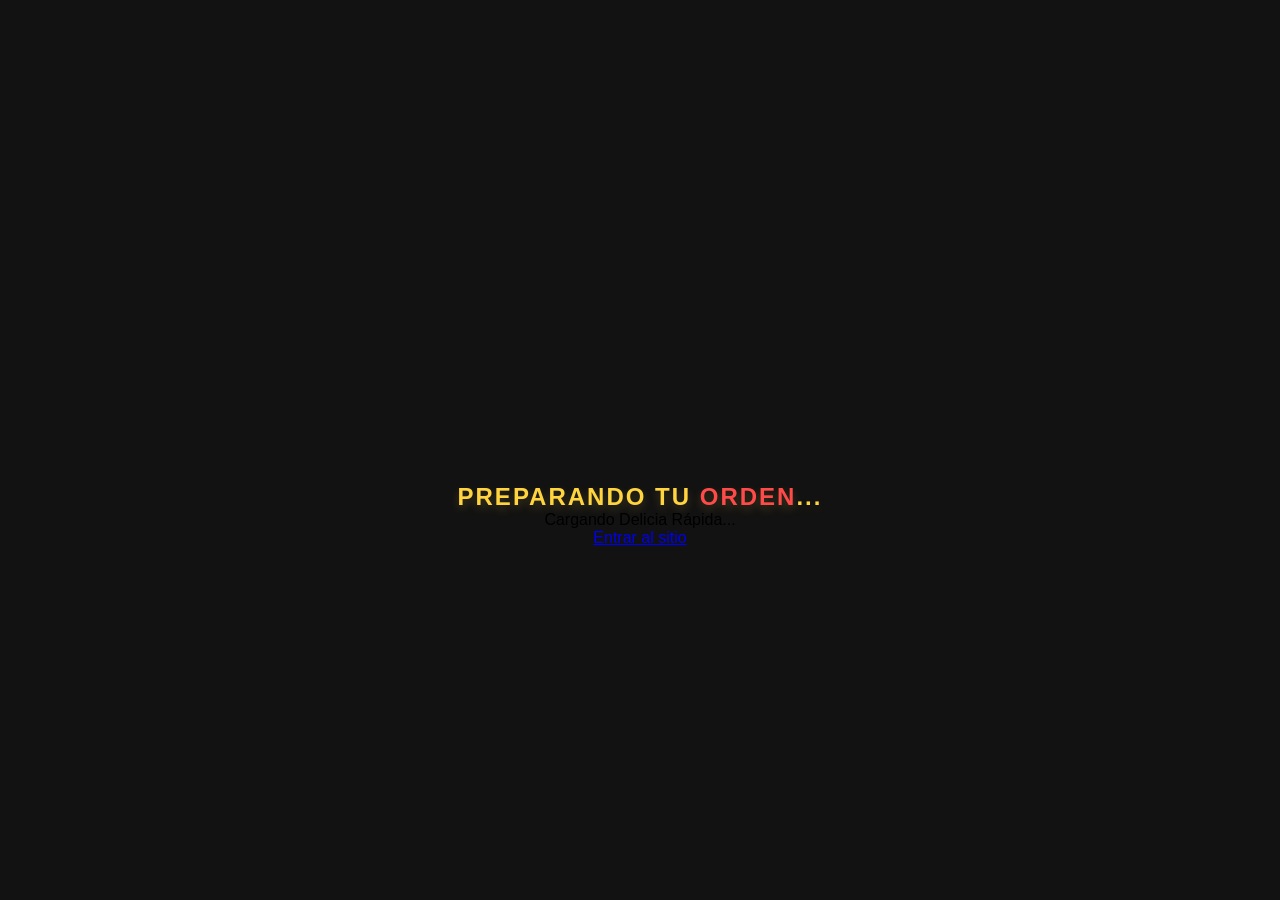
<file: index.html>
<!DOCTYPE html>
<html lang="es">
<head>
    <meta charset="UTF-8">
    <meta name="viewport" content="width=device-width, initial-scale=1.0">
    <title>Cargando Sabor... | Fast Food</title>
    <style>
        /* 1. Estilos Generales de la Página */
        * {
            box-sizing: border-box;
            margin: 0;
            padding: 0;
        }

        body {
            background-color: #121212; /* Fondo oscuro elegante */
            font-family: 'Segoe UI', Tahoma, Geneva, Verdana, sans-serif;
            display: flex;
            flex-direction: column;
            justify-content: center;
            align-items: center;
            height: 100vh;
            overflow: hidden;
        }

        /* 2. Contenedor de la Animación */
        .loader-container {
            display: flex;
            flex-direction: column;
            align-items: center;
            gap: 30px;
        }

        /* 3. La Hamburguesa Animada (CSS Puro) */
        .burger {
            position: relative;
            width: 100px;
            height: 100px;
        }

        .ingredient {
            position: absolute;
            left: 50%;
            transform: translateX(-50%);
            opacity: 0;
            animation: dropIn 2s ease-in-out infinite;
        }

        /* Pan Superior */
        .top-bun {
            width: 80px;
            height: 35px;
            background: #E2933C;
            border-radius: 40px 40px 10px 10px;
            top: 5px;
            animation-delay: 0.2s;
        }

        /* Lechuga */
        .lettuce {
            width: 85px;
            height: 10px;
            background: #62B846;
            border-radius: 5px;
            top: 42px;
            animation-delay: 0.5s;
        }

        /* Queso Derretido */
        .cheese {
            width: 82px;
            height: 8px;
            background: #FFD43F;
            border-radius: 2px;
            top: 52px;
            animation-delay: 0.8s;
        }

        /* Carne */
        .meat {
            width: 80px;
            height: 18px;
            background: #59351F;
            border-radius: 8px;
            top: 60px;
            animation-delay: 1.1s;
        }

        /* Pan Inferior */
        .bottom-bun {
            width: 78px;
            height: 15px;
            background: #E2933C;
            border-radius: 5px 5px 15px 15px;
            top: 78px;
            animation-delay: 1.4s;
        }

        /* 4. Efecto de Caída de Ingredientes */
        @keyframes dropIn {
            0% {
                transform: translate(-50%, -60px);
                opacity: 0;
            }
            30%, 70% {
                transform: translate(-50%, 0);
                opacity: 1;
            }
            100% {
                transform: translate(-50%, 40px);
                opacity: 0;
            }
        }

        /* 5. Texto de Carga */
        .loading-text {
            color: #FFD43F; /* Amarillo mostaza */
            font-size: 1.5rem;
            font-weight: bold;
            letter-spacing: 2px;
            text-transform: uppercase;
            animation: pulse 1.5s infinite ease-in-out;
            text-shadow: 0px 4px 10px rgba(255, 212, 63, 0.2);
        }

        .loading-text span {
            color: #FF4A4A; /* Rojo kétchup para destacar */
        }

        @keyframes pulse {
            0%, 100% { opacity: 0.6; transform: scale(0.98); }
            50% { opacity: 1; transform: scale(1.02); }
        }
    </style>
</head>
<body>

    <div class="loader-container">
        <!-- Hamburguesa que se arma sola -->
        <div class="burger">
            <div class="ingredient top-bun"></div>
            <div class="ingredient lettuce"></div>
            <div class="ingredient cheese"></div>
            <div class="ingredient meat"></div>
            <div class="ingredient bottom-bun"></div>
        </div>
        
        <!-- Texto de carga interactivo -->
        <div class="loading-text">Preparando tu <span>orden</span>...</div>
    </div>
    <p>Cargando Delicia Rápida...</p>
    <p><a href="paginaterrizaje/index.html">Entrar al sitio</a></p>
    <script>
        setTimeout(function() {
            window.location.href = "paginaterrizaje/index.html";
        }, 4000);
    </script>

</body>
</html>
</file>
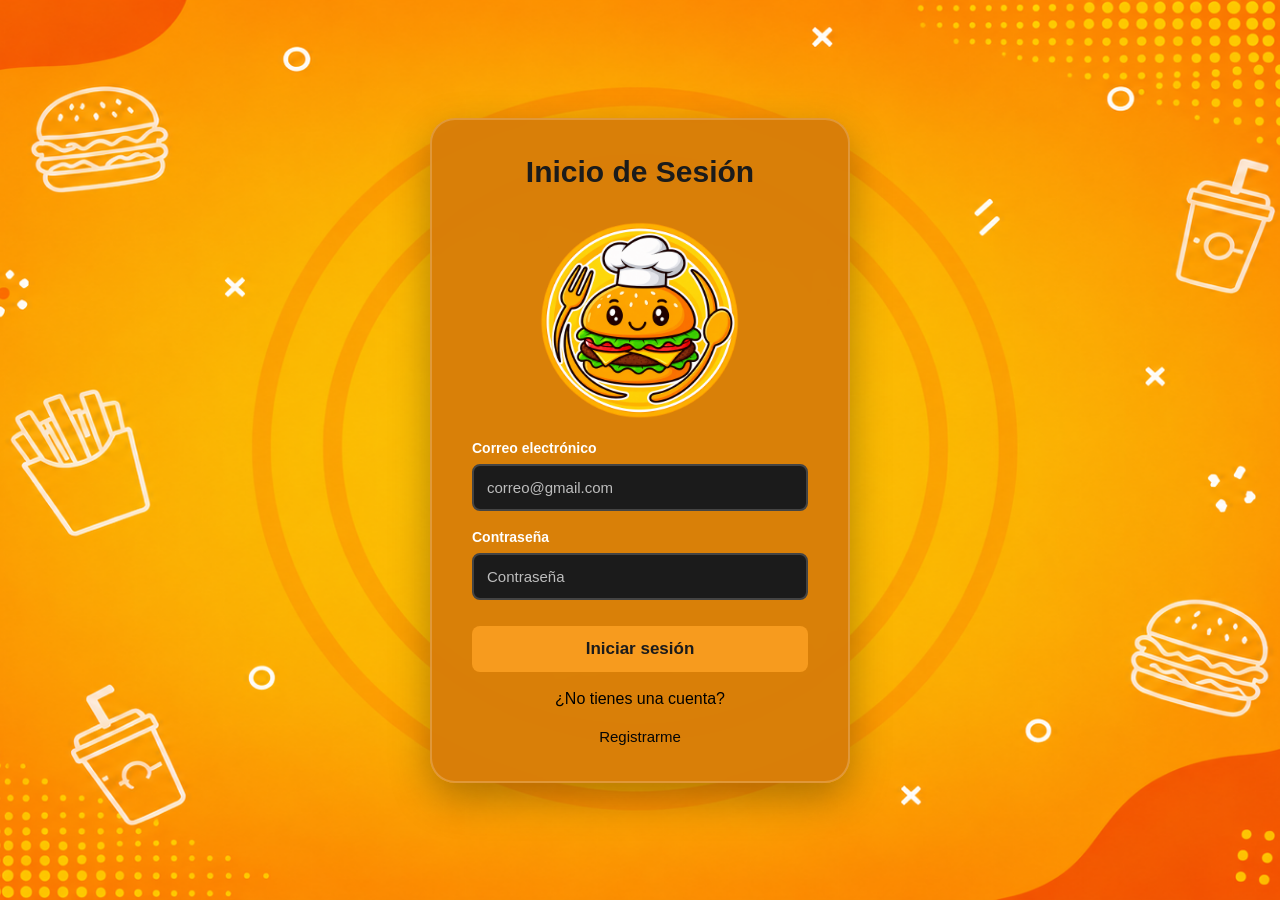
<file: iniciosesion/index.html>
<!DOCTYPE html>
<html lang="es">

<head>
    <meta charset="UTF-8">
    <meta name="viewport" content="width=device-width, initial-scale=1.0">

    <title>Inicio de Sesión</title>

    <link rel="stylesheet" href="./style/style.css">
</head>

<body>

    <div class="contenedor">

        <h1>Inicio de Sesión</h1>

        <br>

        <div class="contenedor-logo">
            <img src="./style/img/logoDLRPD.png" alt="logo">
        </div>

        <br>

        <label for="email">Correo electrónico</label>

        <input
            type="email"
            id="email"
            placeholder="correo@gmail.com">


        <label for="password">Contraseña</label>

        <input
            type="password"
            id="password"
            placeholder="Contraseña">


        <button
            type="button"
            class="iniciar">

            Iniciar sesión

        </button>

        <br>
        <br>

        <p>¿No tienes una cuenta?</p>

        <a
            href="../registrodeusuario/index.html"
            class="registrarme">

            Registrarme

        </a>

    </div>

    <script src="./script/script.js"></script>

</body>

</html>
</file>
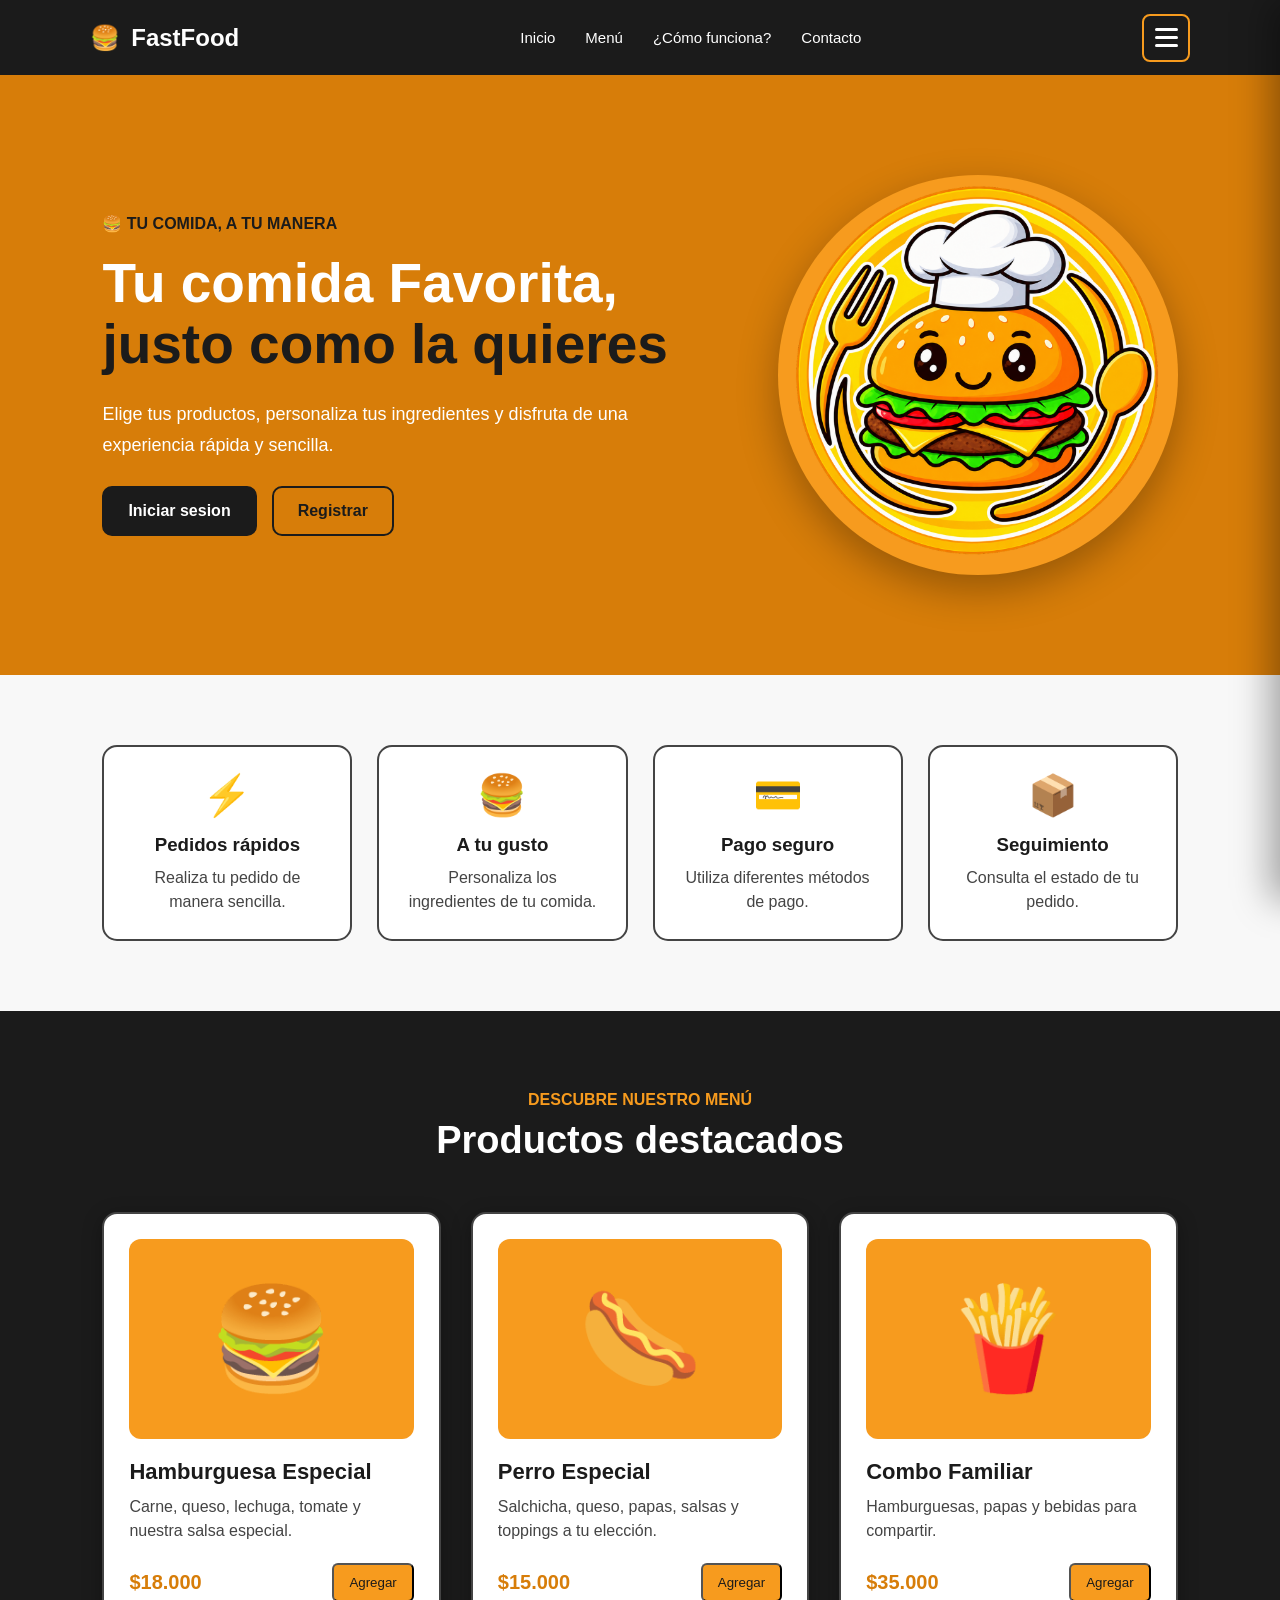
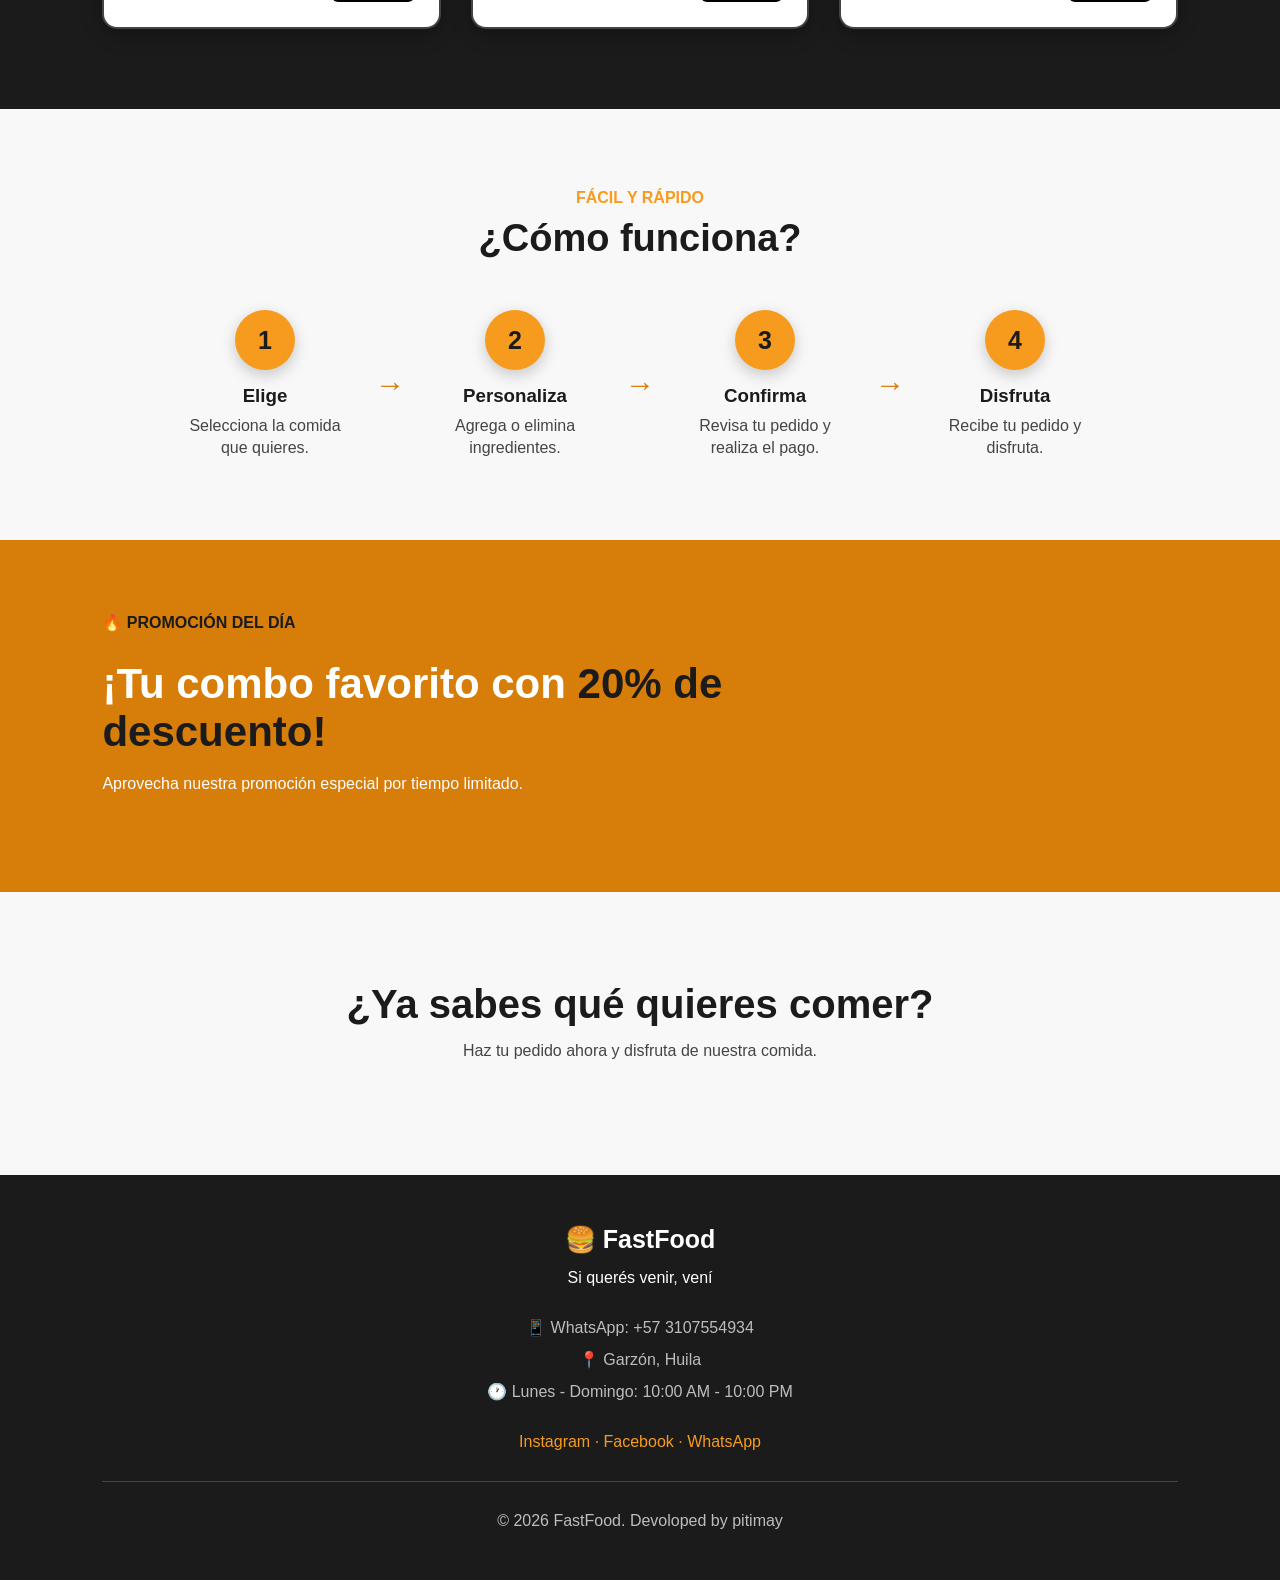
<file: paginaterrizaje/index.html>
<!DOCTYPE html>
<html lang="es">
<head>
    <meta charset="UTF-8">
    <meta name="viewport" content="width=device-width, initial-scale=1.0">
    <title>FastFood - Comida a tu gusto</title>
    <link rel="stylesheet" href="./css/styles.css">
</head>

<body>

    <header>
        <div class="logo">
            🍔 <span>FastFood</span>
        </div>

        <nav class="desktop-nav">
            <a href="#inicio">Inicio</a>
            <a href="#menu">Menú</a>
            <a href="#como-funciona">¿Cómo funciona?</a>
            <a href="#contacto">Contacto</a>
        </nav>

        <button class="menu-toggle" id="menuToggle" aria-label="Abrir menú" aria-expanded="false" aria-controls="mobileMenu">
            <span></span>
            <span></span>
            <span></span>
        </button>

    </header>

    <div class="menu-overlay" id="menuOverlay"></div>

    <aside class="mobile-menu" id="mobileMenu" aria-hidden="true">
        <div class="mobile-menu-header">
            <strong>🍔 FastFood</strong>
            <button class="menu-close" id="menuClose" aria-label="Cerrar menú">&times;</button>
        </div>

        <nav>
            <a href="#inicio">🏠 Inicio</a>
            <a href="#menu">🍔 Menú</a>
            <a href="#como-funciona">⚡ ¿Cómo funciona?</a>
            <a href="#contacto">📞 Contacto</a>
        </nav>

       
    </aside>

    <section class="hero" id="inicio">

        <div class="hero-text">

            <p class="subtitulo">🍔 TU COMIDA, A TU MANERA</p>

            <h1>
                Tu comida Favorita,
                <span>justo como la quieres</span>
            </h1>

            <p>
                Elige tus productos, personaliza tus ingredientes
                y disfruta de una experiencia rápida y sencilla.
            </p>

            <div class="hero-buttons">
                <a href="../iniciosesion/index.html" class="btn-naranja" id="iniciarSesion">Iniciar sesion</a>
                <a href="../registrodeusuario/index.html" class="btn-boder" id="registrarse">Registrar</a>
            </div>

        </div>

        <div class="hero-image">
           
            <img src="./css/logo.png" width="400">
                
            </div>
        </div>

    </section>

    <section class="beneficios">

        <div class="beneficio">
            <span>⚡</span>
            <h3>Pedidos rápidos</h3>
            <p>Realiza tu pedido de manera sencilla.</p>
        </div>

        <div class="beneficio">
            <span>🍔</span>
            <h3>A tu gusto</h3>
            <p>Personaliza los ingredientes de tu comida.</p>
        </div>

        <div class="beneficio">
            <span>💳</span>
            <h3>Pago seguro</h3>
            <p>Utiliza diferentes métodos de pago.</p>
        </div>

        <div class="beneficio">
            <span>📦</span>
            <h3>Seguimiento</h3>
            <p>Consulta el estado de tu pedido.</p>
        </div>

    </section>

    <section class="menu" id="menu">

        <div class="titulo-seccion">
            <p>DESCUBRE NUESTRO MENÚ</p>
            <h2>Productos destacados</h2>
        </div>

        <div class="productos">

            <div class="producto">
                <div class="producto-img">🍔</div>

                <h3>Hamburguesa Especial</h3>

                <p>
                    Carne, queso, lechuga, tomate
                    y nuestra salsa especial.
                </p>

                <div class="producto-bottom">
                    <strong>$18.000</strong>
                    <button onclick="agregarProducto('Hamburguesa Especial')">
                        Agregar
                    </button>
                </div>
            </div>


            <div class="producto">
                <div class="producto-img">🌭</div>

                <h3>Perro Especial</h3>

                <p>
                    Salchicha, queso, papas, salsas
                    y toppings a tu elección.
                </p>

                <div class="producto-bottom">
                    <strong>$15.000</strong>
                    <button onclick="agregarProducto('Perro Especial')">
                        Agregar
                    </button>
                </div>
            </div>


            <div class="producto">
                <div class="producto-img">🍟</div>

                <h3>Combo Familiar</h3>

                <p>
                    Hamburguesas, papas y bebidas
                    para compartir.
                </p>

                <div class="producto-bottom">
                    <strong>$35.000</strong>
                    <button onclick="agregarProducto('Combo Familiar')">
                        Agregar
                    </button>
                </div>
            </div>

        </div>

    </section>

    <section class="como-funciona" id="como-funciona">

        <div class="titulo-seccion">
            <p>FÁCIL Y RÁPIDO</p>
            <h2>¿Cómo funciona?</h2>
        </div>

        <div class="pasos">

            <div class="paso">
                <div>1</div>
                <h3>Elige</h3>
                <p>Selecciona la comida que quieres.</p>
            </div>

            <div class="flecha">→</div>

            <div class="paso">
                <div>2</div>
                <h3>Personaliza</h3>
                <p>Agrega o elimina ingredientes.</p>
            </div>

            <div class="flecha">→</div>

            <div class="paso">
                <div>3</div>
                <h3>Confirma</h3>
                <p>Revisa tu pedido y realiza el pago.</p>
            </div>

            <div class="flecha">→</div>

            <div class="paso">
                <div>4</div>
                <h3>Disfruta</h3>
                <p>Recibe tu pedido y disfruta.</p>
            </div>

        </div>

    </section>

    <section class="promocion">

        <div>
            <p>🔥 PROMOCIÓN DEL DÍA</p>

            <h2>
                ¡Tu combo favorito con
                <span>20% de descuento!</span>
            </h2>

            <p>
                Aprovecha nuestra promoción especial
                por tiempo limitado.
            </p>

        </div>

    </section>

    <section class="cta">

        <h2>¿Ya sabes qué quieres comer?</h2>

        <p>
            Haz tu pedido ahora y disfruta
            de nuestra comida.
        </p>

        

    </section>

    <footer id="contacto">

        <div class="footer-logo">
            🍔 FastFood
        </div>

        <p>
            Si querés venir, vení
        </p>

        <div class="contacto">
            📱 WhatsApp: +57 3107554934
            <br>
            📍 Garzón, Huila
            <br>
            🕐 Lunes - Domingo: 10:00 AM - 10:00 PM
        </div>

        <div class="redes">
            Instagram · Facebook · WhatsApp
        </div>

        <hr>

        <p>
            © 2026 FastFood. Devoloped by pitimay
        </p>

    </footer>

    <script src="./js/script.js"></script>

</body>
</html>
</file>
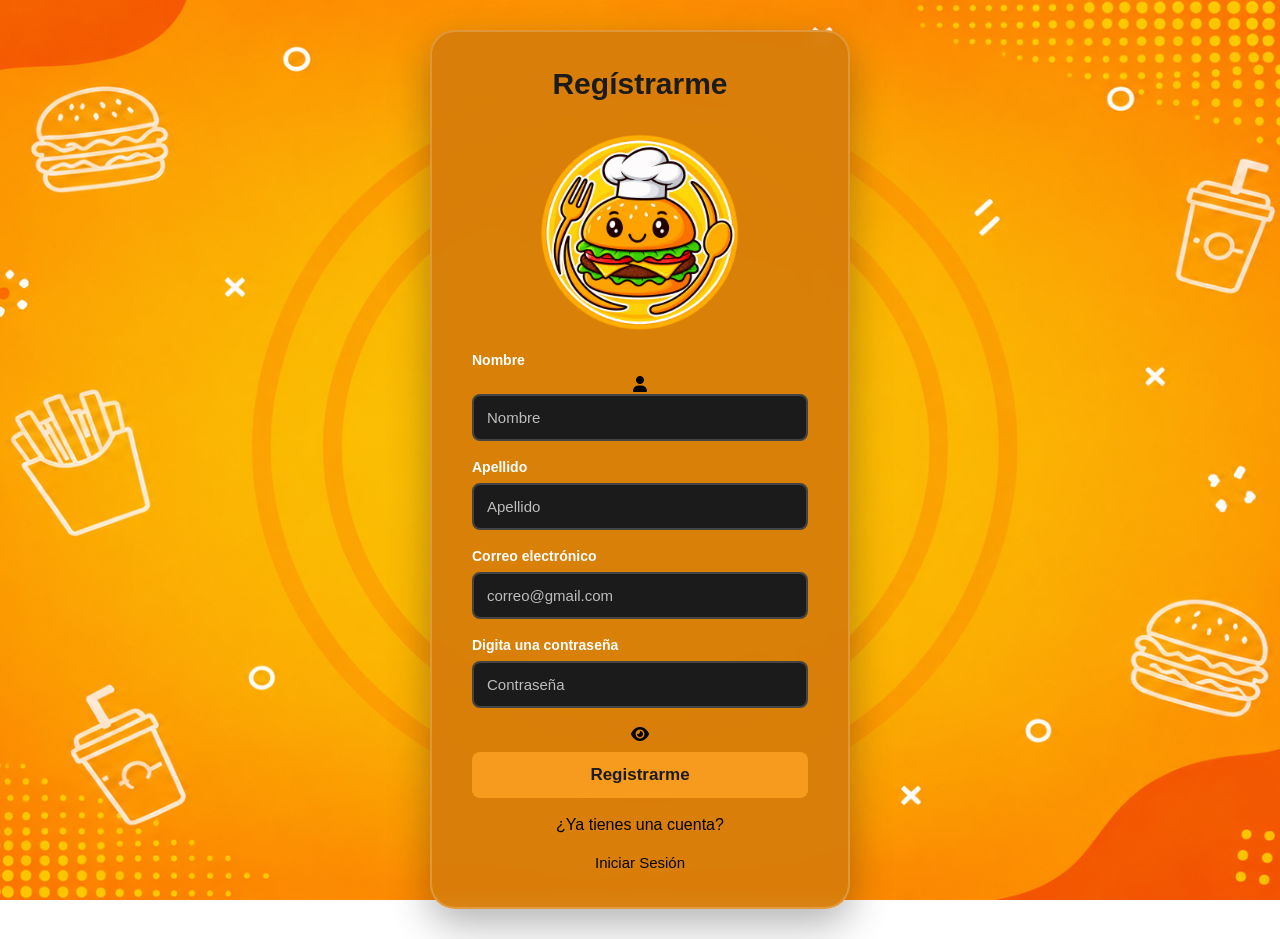
<file: registrodeusuario/index.html>
<!DOCTYPE html>
<html lang="es">

<head>
    <meta charset="UTF-8">
    <meta name="viewport" content="width=device-width, initial-scale=1.0">

    <title>Registro Usuario</title>

    <link rel="stylesheet" href="./css/style.css">

    <link rel="stylesheet"
        href="https://cdnjs.cloudflare.com/ajax/libs/font-awesome/6.5.2/css/all.min.css">
</head>

<body>

    <div class="contenedor">

        <h1>Regístrarme</h1>

        <br>

        <div class="contenedor-logo">
            <img src="./css/img/logoDLRPD.png" alt="logo">
        </div>

        <br>

        <label for="nombre">Nombre</label>

        <div class="input-box">
            <i class="fa-solid fa-user"></i>

            <input
                type="text"
                id="nombre"
                placeholder="Nombre">
        </div>


        <label for="apellido">Apellido</label>

        <input
            type="text"
            id="apellido"
            placeholder="Apellido">


        <label for="email">Correo electrónico</label>

        <input
            type="email"
            id="email"
            placeholder="correo@gmail.com">


        <label for="password">Digita una contraseña</label>

        <div class="input-box">

            <input
                type="password"
                id="password"
                placeholder="Contraseña">

            <i
                class="fa-solid fa-eye"
                id="togglePassword">
            </i>

        </div>


        <button
            type="button"
            class="registro">

            Registrarme

        </button>

        <br>
        <br>

        <p>¿Ya tienes una cuenta?</p>

        <a
            href="../iniciosesion/index.html"
            class="IniciarSesion">

            Iniciar Sesión

        </a>

    </div>

    <script src="./js/script.js"></script>

</body>

</html>
</file>
<file: iniciosesion/style/style.css>
* {
  margin: 0;
  padding: 0;
  box-sizing: border-box;
  font-family: Arial, sans-serif;
}

body {
  min-height: 100vh;

  display: flex;
  justify-content: center;
  align-items: center;

  background-image: url(./img/imgFondo.png);
  background-size: cover;
  background-position: center;
  background-repeat: no-repeat;
  background-attachment: fixed;

  padding: 30px;
}


.contenedor {
  width: 420px;
  max-width: 100%;

  background: rgba(215, 125, 9, 0.95);

  padding: 35px 40px;

  border-radius: 25px;

  text-align: center;

  box-shadow: 0 15px 40px rgba(0, 0, 0, 0.30);

  border: 2px solid rgba(255, 255, 255, 0.2);

  backdrop-filter: blur(5px);

  transition: 0.3s ease;
}

.contenedor:hover {
  box-shadow: 0 0 35px rgba(247, 155, 30, 0.55);
  transform: translateY(-3px);
}


.contenedor h1 {
  color: #1B1B1B;
  font-size: 30px;
  margin-bottom: 30px;
}

label {
  display: block;
  text-align: left;

  margin-bottom: 8px;

  color: #FFFFFF;

  font-weight: bold;
  font-size: 14px;
}


input {
  width: 100%;

  padding: 13px;

  margin-bottom: 18px;

  border: 2px solid #444444;

  border-radius: 8px;

  font-size: 15px;

  background: #1B1B1B;

  color: #F8F8F8;

  transition: 0.3s;
}

input::placeholder {
  color: #BDBDBD;
}

input:focus {
  outline: none;

  border-color: #F79B1E;

  box-shadow: 0 0 8px rgba(247, 155, 30, 0.6);
}


.iniciar {
  width: 100%;

  padding: 13px;

  margin-top: 8px;

  border: none;

  border-radius: 8px;

  background: #F79B1E;

  color: #1B1B1B;

  font-size: 17px;

  font-weight: bold;

  cursor: pointer;

  transition: 0.3s;
}

.iniciar:hover {
  background: #FFB43A;

  transform: scale(1.03);
}

.registrarme {
  display: inline-block;

  margin-top: 20px;

  color: #060606;

  text-decoration: none;

  font-size: 15px;

  transition: 0.3s;
}

.registrarme:hover {
  color: #FFFFFF;

  text-decoration: underline;
}
.contenedor-logo {
  width: 150px;
  height: 150px;
  margin: 10px auto 25px;

  background: transparent !important;
  border: none !important;
  box-shadow: none !important;

  padding: 0 !important;

  display: flex;
  justify-content: center;
  align-items: center;
}

.contenedor-logo img {
  width: 200%;
  height: 200%;
  object-fit: contain;
  display: block;
}
</file>
<file: paginaterrizaje/css/styles.css>
* {
    margin: 0;
    padding: 0;
    box-sizing: border-box;
}

html {
    width: 100%;
    max-width: 100%;
    overflow-x: hidden;
    scroll-behavior: smooth;
}

body {
    font-family: Arial, sans-serif;
    background: #F8F8F8;
    color: #1B1B1B;

    width: 100%;
    max-width: 100%;
    overflow-x: hidden;

 
    padding-top: 75px;
}

img {
    max-width: 100%;
    height: auto;
}




header {
    width: 100%;
    height: 75px;
    padding: 0 7%;

    display: flex;
    align-items: center;
    justify-content: space-between;

    background: #1B1B1B;

    position: fixed;
    top: 0;
    left: 0;

    z-index: 9999;
}

.logo {
    color: #FFFFFF;
    font-size: 24px;
    font-weight: bold;
}

.logo span {
    margin-left: 5px;
}

nav.desktop-nav {
    display: flex;
    gap: 30px;
}

nav.desktop-nav a {
    color: #FFFFFF;
    text-decoration: none;
    font-size: 15px;
    transition: 0.3s;
}

nav.desktop-nav a:hover {
    color: #F79B1E;
}


.btn-pedido {
    background: #F79B1E;
    color: #1B1B1B;

    padding: 12px 20px;

    border-radius: 8px;

    transition: 0.3s;
}

.btn-pedido:hover {
    background: #FFB43A;
    transform: scale(1.03);
}



.hero {
    min-height: 600px;

    padding: 70px 8%;

    display: flex;
    align-items: center;
    justify-content: space-between;

    background: #D77D09;
}

.hero-text {
    max-width: 600px;
}

.subtitulo {
    color: #1B1B1B;
    font-weight: bold;
    margin-bottom: 20px;
}

.hero h1 {
    color: #FFFFFF;

    font-size: 55px;

    line-height: 1.1;

    margin-bottom: 25px;
}

.hero h1 span {
    color: #1B1B1B;
}

.hero-text > p:not(.subtitulo) {
    color: #FFFFFF;

    font-size: 18px;

    line-height: 1.7;
}

.hero-buttons {
    display: flex;
    gap: 15px;
    margin-top: 25px;
}

.btn-principal {
    background: #F79B1E;
    color: #1B1B1B;

    padding: 15px 25px;

    border-radius: 8px;

    transition: 0.3s;
}

.btn-principal:hover {
    background: #FFB43A;
    transform: scale(1.03);
}

.btn-secundario {
    background: transparent;

    border: 2px solid #FFFFFF;

    color: #FFFFFF;

    padding: 13px 25px;

    border-radius: 8px;

    transition: 0.3s;
}

.btn-secundario:hover {
    background: #FFFFFF;
    color: #1B1B1B;
}




.hero-image {
    width: 400px;
    height: 400px;

    border-radius: 50%;

    background: #F79B1E;

    display: flex;

    justify-content: center;
    align-items: center;

    box-shadow: 0 15px 40px rgba(0, 0, 0, 0.30);
}

.hamburguesa {
    font-size: 180px;
}




.beneficios {
    padding: 70px 8%;

    display: grid;

    grid-template-columns: repeat(4, 1fr);

    gap: 25px;

    background: #F8F8F8;
}

.beneficio {
    text-align: center;

    padding: 25px;

    background: #FFFFFF;

    border-radius: 15px;

    border: 2px solid #444444;

    transition: 0.3s;
}

.beneficio:hover {
    transform: translateY(-5px);

    border-color: #F79B1E;

    box-shadow: 0 0 20px rgba(247, 155, 30, 0.30);
}

.beneficio span {
    font-size: 40px;
}

.beneficio h3 {
    color: #1B1B1B;
    margin: 15px 0 10px;
}

.beneficio p {
    color: #444444;
    line-height: 1.5;
}




.titulo-seccion {
    text-align: center;
    margin-bottom: 50px;
}

.titulo-seccion p {
    color: #F79B1E;
    font-weight: bold;
}

.titulo-seccion h2 {
    color: #1B1B1B;

    font-size: 38px;

    margin-top: 10px;
}



.menu {
    padding: 80px 8%;
    background: #1B1B1B;
}

.menu .titulo-seccion h2 {
    color: #FFFFFF;
}

.productos {
    display: grid;

    grid-template-columns: repeat(3, 1fr);

    gap: 30px;
}

.producto {
    background: #FFFFFF;

    padding: 25px;

    border-radius: 15px;

    border: 2px solid #444444;

    box-shadow: 0 5px 20px rgba(0, 0, 0, 0.30);

    transition: 0.3s;
}

.producto:hover {
    transform: translateY(-5px);

    border-color: #F79B1E;

    box-shadow: 0 0 25px rgba(247, 155, 30, 0.40);
}

.producto-img {
    height: 200px;

    border-radius: 12px;

    background: #F79B1E;

    display: flex;

    justify-content: center;
    align-items: center;

    font-size: 100px;
}

.producto h3 {
    color: #1B1B1B;

    font-size: 22px;

    margin: 20px 0 10px;
}

.producto p {
    color: #444444;

    line-height: 1.5;

    margin-bottom: 20px;
}

.producto-bottom {
    display: flex;

    align-items: center;
    justify-content: space-between;
}

.producto-bottom strong {
    font-size: 20px;
    color: #D77D09;
}

.producto-bottom button {
    background: #F79B1E;

    color: #1B1B1B;

    padding: 10px 15px;

    border-radius: 6px;

    transition: 0.3s;
}

.producto-bottom button:hover {
    background: #FFB43A;
    transform: scale(1.03);
}




.como-funciona {
    padding: 80px 8%;
    background: #F8F8F8;
}

.pasos {
    display: flex;

    justify-content: center;
    align-items: center;

    gap: 20px;
}

.paso {
    text-align: center;
    max-width: 180px;
}

.paso > div {
    width: 60px;
    height: 60px;

    margin: auto;

    border-radius: 50%;

    background: #F79B1E;

    color: #1B1B1B;

    display: flex;

    justify-content: center;
    align-items: center;

    font-size: 25px;

    font-weight: bold;

    box-shadow: 0 5px 15px rgba(0, 0, 0, 0.20);
}

.paso h3 {
    color: #1B1B1B;
    margin: 15px 0 8px;
}

.paso p {
    color: #444444;
    line-height: 1.4;
}

.flecha {
    font-size: 30px;
    color: #D77D09;
}



.promocion {
    padding: 70px 8%;

    background: #D77D09;

    color: #FFFFFF;
}

.promocion div {
    max-width: 700px;
}

.promocion p:first-child {
    color: #1B1B1B;
    font-weight: bold;
}

.promocion h2 {
    color: #FFFFFF;

    font-size: 42px;

    margin: 15px 0;
}

.promocion h2 span {
    color: #1B1B1B;
}

.promocion p {
    line-height: 1.6;
    margin-bottom: 25px;
}

.promocion button {
    background: #F79B1E;

    color: #1B1B1B;

    padding: 15px 25px;

    border-radius: 8px;

    transition: 0.3s;
}

.promocion button:hover {
    background: #FFB43A;
    transform: scale(1.03);
}




.cta {
    padding: 90px 8%;

    text-align: center;

    background: #F8F8F8;
}

.cta h2 {
    color: #1B1B1B;

    font-size: 40px;

    margin-bottom: 15px;
}

.cta p {
    color: #444444;
    margin-bottom: 25px;
}

.cta button {
    background: #F79B1E;

    color: #1B1B1B;

    padding: 15px 25px;

    border-radius: 8px;

    transition: 0.3s;
}

.cta button:hover {
    background: #FFB43A;
    transform: scale(1.03);
}



footer {
    background: #1B1B1B;

    color: #FFFFFF;

    padding: 50px 8%;

    text-align: center;
}

.footer-logo {
    color: #FFFFFF;

    font-size: 25px;

    font-weight: bold;

    margin-bottom: 15px;
}

.contacto {
    margin: 25px 0;

    line-height: 2;

    color: #BDBDBD;
}

.redes {
    margin: 20px 0;
    color: #F79B1E;
}

footer hr {
    border: none;

    border-top: 1px solid #444444;

    margin: 30px 0;
}

footer > p:last-child {
    color: #BDBDBD;
}




.btn-naranja,
.btn-boder {
    display: inline-flex;

    align-items: center;
    justify-content: center;

    text-decoration: none;

    font-weight: bold;

    padding: 14px 24px;

    border-radius: 10px;

    transition: 0.25s ease;

    cursor: pointer;
}

.btn-naranja {
    background: #1B1B1B;
    color: #FFFFFF;
    border: 2px solid #1B1B1B;
}

.btn-naranja:hover {
    background: #000000;
    transform: translateY(-2px);
}

.btn-boder {
    background: transparent;
    color: #1B1B1B;
    border: 2px solid #1B1B1B;
}

.btn-boder:hover {
    background: #1B1B1B;
    color: #FFFFFF;
    transform: translateY(-2px);
}




.menu-toggle {
    width: 48px;
    height: 48px;

    padding: 10px;

    border: 2px solid #F79B1E;

    border-radius: 8px;

    background: transparent;

    display: flex;

    flex-direction: column;

    justify-content: center;
    align-items: center;

    gap: 5px;

    cursor: pointer;

    transition: 0.3s;
}

.menu-toggle:hover {
    background: #F79B1E;
}

.menu-toggle span {
    width: 23px;
    height: 3px;

    border-radius: 3px;

    background: #FFFFFF;

    transition: 0.3s;
}

.menu-toggle:hover span {
    background: #1B1B1B;
}

.menu-toggle.active span:nth-child(1) {
    transform: translateY(8px) rotate(45deg);
}

.menu-toggle.active span:nth-child(2) {
    opacity: 0;
}

.menu-toggle.active span:nth-child(3) {
    transform: translateY(-8px) rotate(-45deg);
}



.menu-overlay {
    position: fixed;

    inset: 0;

    background: rgba(0, 0, 0, 0.55);

    opacity: 0;

    visibility: hidden;

    transition: 0.3s;

    z-index: 10000;
}

.menu-overlay.active {
    opacity: 1;
    visibility: visible;
}

.mobile-menu {
    position: fixed;

    top: 0;
    right: 0;

    width: min(360px, 88vw);

    height: 100vh;

    padding: 28px;

    background: #1B1B1B;

    box-shadow: -10px 0 35px rgba(0, 0, 0, 0.35);

    transform: translateX(100%);

    transition: transform 0.35s ease;

    z-index: 10001;

    overflow-y: auto;
}

.mobile-menu.active {
    transform: translateX(0);
}

.mobile-menu-header {
    display: flex;

    align-items: center;
    justify-content: space-between;

    color: #FFFFFF;

    font-size: 22px;

    padding-bottom: 25px;

    border-bottom: 1px solid #444444;
}

.menu-close {
    border: none;

    background: transparent;

    color: #FFFFFF;

    font-size: 38px;

    line-height: 1;

    cursor: pointer;
}

.mobile-menu nav {
    display: flex;

    flex-direction: column;

    gap: 5px;

    margin-top: 25px;
}

.mobile-menu nav a {
    padding: 16px 12px;

    border-radius: 8px;

    color: #FFFFFF;

    text-decoration: none;

    font-size: 17px;

    transition: 0.25s;
}

.mobile-menu nav a:hover {
    background: #F79B1E;
    color: #1B1B1B;
}

.mobile-menu-buttons {
    display: flex;

    flex-direction: column;

    gap: 12px;

    margin-top: 30px;
}

.mobile-menu-buttons .btn-naranja,
.mobile-menu-buttons .btn-boder {
    width: 100%;
    text-align: center;
}

body.menu-open {
    overflow: hidden;
}



@media (max-width: 900px) {

    header {
        height: 70px;
        padding: 0 20px;
        gap: 12px;
    }

    body {
        padding-top: 70px;
    }

    header .logo {
        min-width: 0;

        max-width: calc(100% - 62px);

        overflow: hidden;

        white-space: nowrap;

        text-overflow: ellipsis;

        font-size: 22px;
    }

    nav.desktop-nav {
        display: none !important;
    }

    .menu-toggle {
        flex: 0 0 48px;
        width: 48px;
        height: 48px;
    }

   

    .hero {
        width: 100%;

        min-height: auto;

        padding: 55px 20px 50px;

        flex-direction: column;

        align-items: center;
        justify-content: center;

        gap: 35px;

        text-align: center;
    }

    .hero-text {
        width: 100%;
        max-width: 620px;
    }

    .subtitulo {
        font-size: 20px;
        margin-bottom: 18px;
    }

    .hero h1 {
        font-size: clamp(34px, 8vw, 48px);

        line-height: 1.08;

        overflow-wrap: break-word;
    }

    .hero-text > p:not(.subtitulo) {
        font-size: 17px;
        line-height: 1.55;
    }

    .hero-buttons {
        width: 100%;

        flex-direction: column;

        align-items: stretch;

        gap: 12px;
    }

    .hero-buttons a {
        width: 100%;
    }

    .hero-image {
        width: min(280px, 78vw);

        height: min(280px, 78vw);

        flex: 0 0 auto;
    }

    .hero-image img {
        width: 90%;

        height: auto;

        object-fit: contain;
    }

    .hamburguesa {
        font-size: 120px;
    }



    .beneficios {
        width: 100%;

        padding: 50px 20px;

        grid-template-columns: repeat(2, 1fr);
    }




    .productos {
        grid-template-columns: 1fr;
    }


   
    .pasos {
        flex-direction: column;
    }

    .flecha {
        transform: rotate(90deg);
    }



    .menu,
    .como-funciona,
    .promocion,
    .cta,
    footer {
        padding-left: 20px;
        padding-right: 20px;
    }
}



@media (max-width: 600px) {

    .beneficios {
        grid-template-columns: 1fr;
    }

    .hero {
        padding: 50px 20px;
    }

    .hero h1 {
        font-size: 34px;
    }

    .hero-buttons {
        flex-direction: column;
    }

    .titulo-seccion h2 {
        font-size: 30px;
    }

    .promocion h2 {
        font-size: 32px;
    }

    .cta h2 {
        font-size: 30px;
    }

    .btn-principal,
    .btn-secundario {
        width: 100%;
    }
}




@media (max-width: 480px) {

    header .logo {
        font-size: 20px;
    }

    .hero {
        padding-top: 42px;
    }

    .subtitulo {
        font-size: 17px;
    }

    .hero h1 {
        font-size: 34px;
    }

    .hero-image {
        width: min(260px, 76vw);
        height: min(260px, 76vw);
    }

    .mobile-menu {
        width: min(330px, 88vw);
        padding: 24px 20px;
    }
}
</file>
<file: registrodeusuario/css/style.css>
* {
  margin: 0;
  padding: 0;
  box-sizing: border-box;
  font-family: Arial, sans-serif;
}

body {
  min-height: 100vh;

  display: flex;
  justify-content: center;
  align-items: center;

  background-image: url(./img/imgFondo.png);
  background-size: cover;
  background-position: center;
  background-repeat: no-repeat;
  background-attachment: fixed;

  padding: 30px;
}

.contenedor {
  width: 420px;
  max-width: 100%;

  background: rgba(215, 125, 9, 0.95);

  padding: 35px 40px;

  border-radius: 25px;

  text-align: center;

  box-shadow: 0 15px 40px rgba(0, 0, 0, 0.30);

  border: 2px solid rgba(255, 255, 255, 0.2);

  backdrop-filter: blur(5px);

  transition: 0.3s ease;
}

.contenedor:hover {
  box-shadow: 0 0 35px rgba(247, 155, 30, 0.55);
  transform: translateY(-3px);
}

.contenedor h1 {
  color: #1B1B1B;
  font-size: 30px;
  margin-bottom: 30px;
}

label {
  display: block;
  text-align: left;

  margin-bottom: 8px;

  color: #FFFFFF;

  font-weight: bold;
  font-size: 14px;
}

input {
  width: 100%;

  padding: 13px;

  margin-bottom: 18px;

  border: 2px solid #444444;

  border-radius: 8px;

  font-size: 15px;

  background: #1B1B1B;

  color: #F8F8F8;

  transition: 0.3s;
}

input::placeholder {
  color: #BDBDBD;
}

input:focus {
  outline: none;

  border-color: #F79B1E;

  box-shadow: 0 0 8px rgba(247, 155, 30, 0.6);
}

.registro {
  width: 100%;

  padding: 13px;

  margin-top: 8px;

  border: none;

  border-radius: 8px;

  background: #F79B1E;

  color: #1B1B1B;

  font-size: 17px;

  font-weight: bold;

  cursor: pointer;

  transition: 0.3s;
}

.registro:hover {
  background: #FFB43A;

  transform: scale(1.03);
}

.IniciarSesion {
  display: inline-block;

  margin-top: 20px;

  color: #060606;

  text-decoration: none;

  font-size: 15px;

  transition: 0.3s;
}

.IniciarSesion:hover {
  color: #FFFFFF;

  text-decoration: underline;
}
.contenedor-logo {
  width: 150px;
  height: 150px;
  margin: 10px auto 25px;

  background: transparent !important;
  border: none !important;
  box-shadow: none !important;

  padding: 0 !important;

  display: flex;
  justify-content: center;
  align-items: center;
}

.contenedor-logo img {
  width: 200%;
  height: 200%;
  object-fit: contain;
  display: block;
}
</file>
